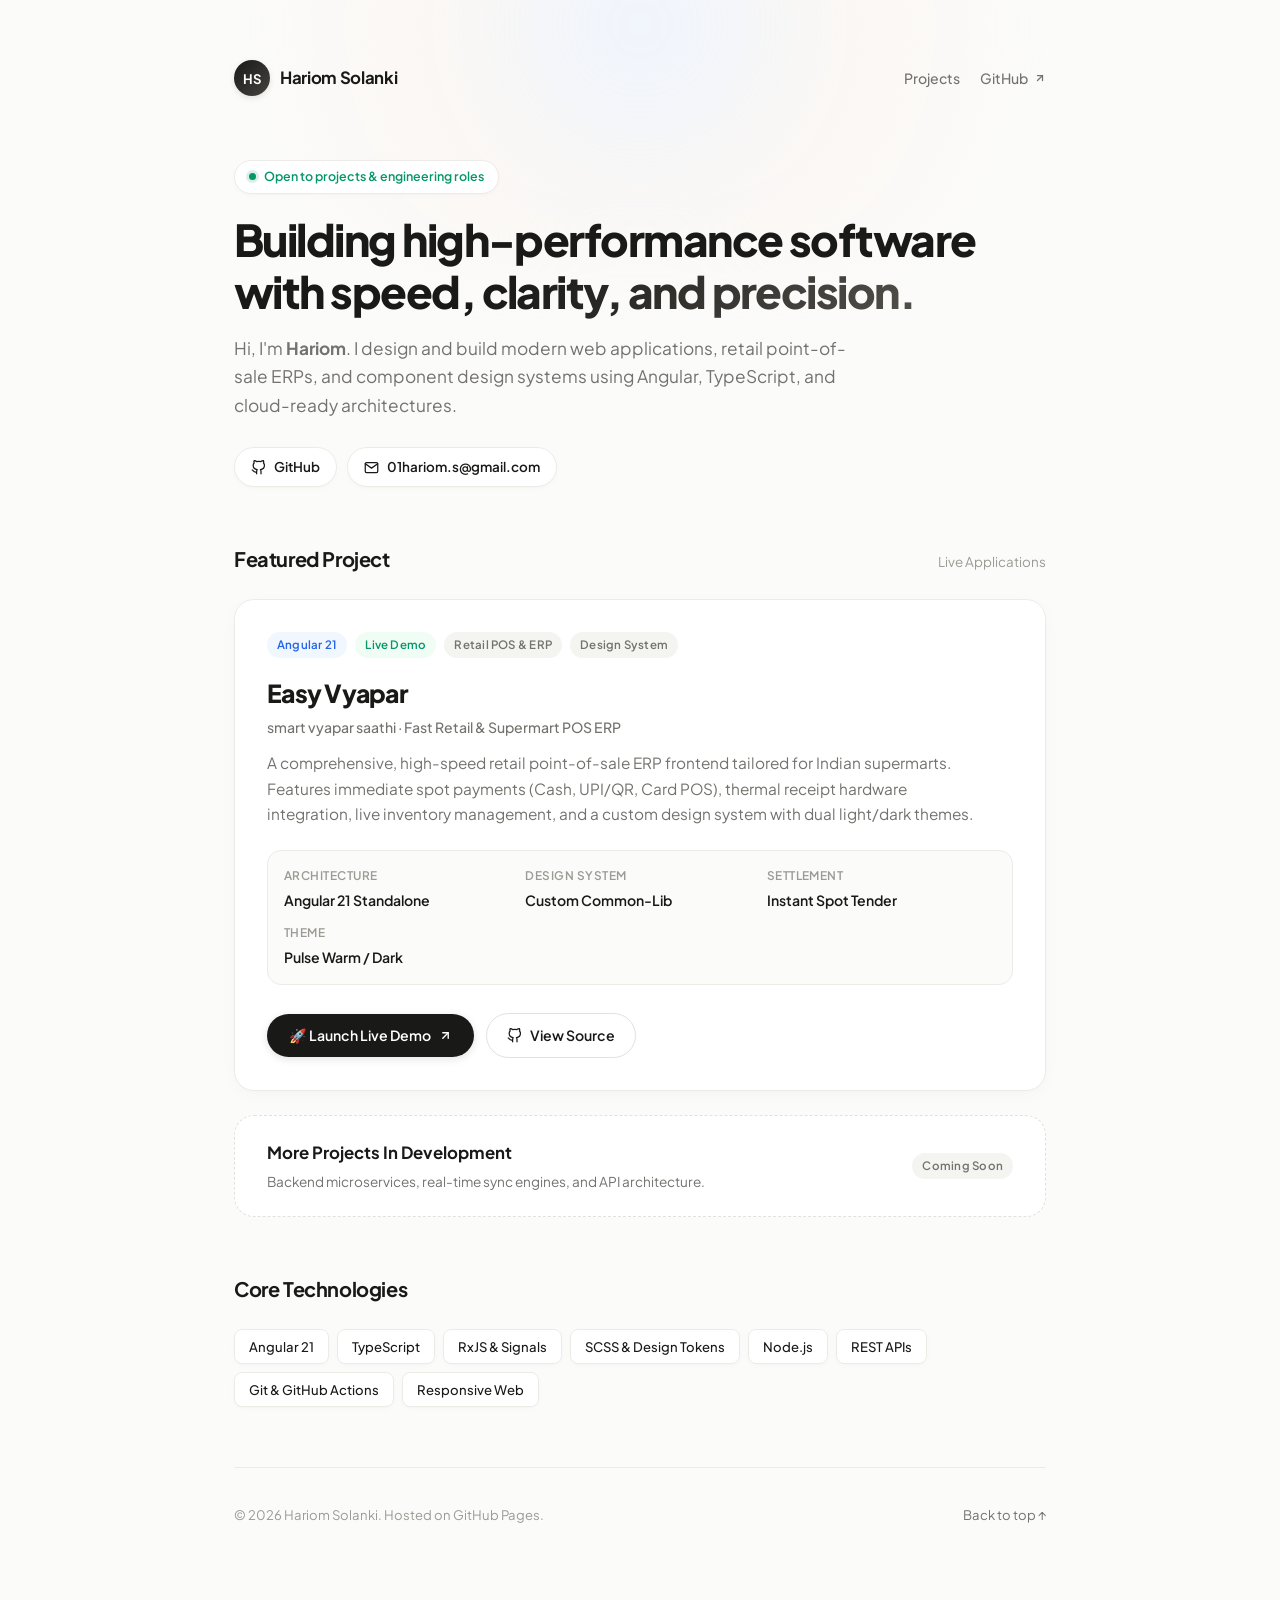
<file: index.html>
<!DOCTYPE html>
<html lang="en">
<head>
  <meta charset="UTF-8">
  <meta name="viewport" content="width=device-width, initial-scale=1.0">
  <title>Hariom Solanki — Portfolio & Work</title>
  <meta name="description" content="Portfolio of Hariom Solanki - Frontend & Full-Stack Engineer showcasing Easy Vyapar ERP and featured work.">
  <link rel="preconnect" href="https://fonts.googleapis.com">
  <link rel="preconnect" href="https://fonts.gstatic.com" crossorigin>
  <link href="https://fonts.googleapis.com/css2?family=Plus+Jakarta+Sans:wght@300;400;500;600;700;800&family=JetBrains+Mono:wght@400;500&display=swap" rel="stylesheet">
  
  <style>
    :root {
      --bg-base: #fbfbfa;
      --bg-surface: #ffffff;
      --bg-subtle: #f4f4f1;
      --bg-soft-blue: #f0f7ff;
      --bg-soft-emerald: #f0fdf4;
      --bg-soft-amber: #fffbeb;
      --bg-soft-purple: #faf5ff;

      --text-main: #191918;
      --text-muted: #73726e;
      --text-subtle: #9c9a94;

      --border-light: #ecebe6;
      --border-subtle: #e2e1db;
      --border-focus: #c8c6bc;

      --accent-primary: #191918;
      --accent-blue: #2563eb;
      --accent-emerald: #059669;

      --radius-sm: 8px;
      --radius-md: 14px;
      --radius-lg: 20px;
      --radius-full: 9999px;

      --shadow-soft: 0 2px 8px -2px rgba(0, 0, 0, 0.03), 0 1px 3px rgba(0, 0, 0, 0.02);
      --shadow-card: 0 4px 20px -4px rgba(0, 0, 0, 0.04), 0 1px 4px rgba(0, 0, 0, 0.02);
      --shadow-card-hover: 0 14px 34px -8px rgba(0, 0, 0, 0.07), 0 2px 6px rgba(0, 0, 0, 0.03);

      --transition-smooth: all 0.28s cubic-bezier(0.16, 1, 0.3, 1);
    }

    * {
      box-sizing: border-box;
      margin: 0;
      padding: 0;
    }

    body {
      font-family: 'Plus Jakarta Sans', -apple-system, BlinkMacSystemFont, sans-serif;
      background-color: var(--bg-base);
      color: var(--text-main);
      line-height: 1.6;
      -webkit-font-smoothing: antialiased;
      min-height: 100vh;
      display: flex;
      flex-direction: column;
      padding: 0;
      position: relative;
    }

    /* Soft ambient background glow */
    body::before {
      content: "";
      position: fixed;
      top: -200px;
      left: 50%;
      transform: translateX(-50%);
      width: 800px;
      height: 450px;
      background: radial-gradient(circle, rgba(230, 240, 255, 0.6) 0%, rgba(254, 243, 235, 0.4) 50%, transparent 80%);
      pointer-events: none;
      z-index: 0;
      filter: blur(40px);
    }

    .container {
      max-width: 860px;
      margin: 0 auto;
      padding: 60px 24px 80px 24px;
      position: relative;
      z-index: 1;
      width: 100%;
    }

    /* Nav / Header Bar */
    header {
      display: flex;
      align-items: center;
      justify-content: space-between;
      margin-bottom: 64px;
    }

    .brand-mark {
      display: inline-flex;
      align-items: center;
      gap: 10px;
      text-decoration: none;
      color: var(--text-main);
      font-weight: 700;
      font-size: 1.05rem;
      letter-spacing: -0.02em;
    }

    .brand-avatar {
      width: 36px;
      height: 36px;
      border-radius: var(--radius-full);
      background: linear-gradient(135deg, #191918 0%, #44433f 100%);
      color: #ffffff;
      display: flex;
      align-items: center;
      justify-content: center;
      font-size: 0.82rem;
      font-weight: 700;
      letter-spacing: 0.5px;
      box-shadow: 0 2px 6px rgba(0, 0, 0, 0.1);
    }

    .nav-links {
      display: flex;
      align-items: center;
      gap: 20px;
    }

    .nav-link {
      color: var(--text-muted);
      text-decoration: none;
      font-size: 0.88rem;
      font-weight: 500;
      transition: var(--transition-smooth);
      display: inline-flex;
      align-items: center;
      gap: 6px;
    }

    .nav-link:hover {
      color: var(--text-main);
    }

    /* Hero Section */
    .hero {
      margin-bottom: 56px;
    }

    .availability-pill {
      display: inline-flex;
      align-items: center;
      gap: 8px;
      padding: 6px 14px;
      background-color: var(--bg-surface);
      border: 1px solid var(--border-light);
      border-radius: var(--radius-full);
      font-size: 0.78rem;
      font-weight: 600;
      color: var(--accent-emerald);
      margin-bottom: 20px;
      box-shadow: var(--shadow-soft);
    }

    .status-dot {
      width: 7px;
      height: 7px;
      border-radius: 50%;
      background-color: var(--accent-emerald);
      box-shadow: 0 0 0 3px rgba(5, 150, 105, 0.15);
      animation: pulse 2.5s infinite;
    }

    @keyframes pulse {
      0%, 100% { opacity: 1; transform: scale(1); }
      50% { opacity: 0.6; transform: scale(0.9); }
    }

    .hero-title {
      font-size: 2.75rem;
      font-weight: 800;
      letter-spacing: -0.035em;
      line-height: 1.18;
      margin-bottom: 16px;
      color: var(--text-main);
    }

    .hero-title .gradient-text {
      background: linear-gradient(135deg, #191918 30%, #52504a 100%);
      -webkit-background-clip: text;
      -webkit-text-fill-color: transparent;
    }

    .hero-desc {
      font-size: 1.08rem;
      color: var(--text-muted);
      max-width: 620px;
      line-height: 1.65;
      margin-bottom: 28px;
    }

    .social-pills {
      display: flex;
      flex-wrap: wrap;
      gap: 10px;
    }

    .social-btn {
      display: inline-flex;
      align-items: center;
      gap: 8px;
      padding: 8px 16px;
      background-color: var(--bg-surface);
      border: 1px solid var(--border-light);
      border-radius: var(--radius-full);
      color: var(--text-main);
      text-decoration: none;
      font-size: 0.84rem;
      font-weight: 600;
      box-shadow: var(--shadow-soft);
      transition: var(--transition-smooth);
    }

    .social-btn:hover {
      border-color: var(--border-focus);
      background-color: #ffffff;
      transform: translateY(-1px);
      box-shadow: var(--shadow-card);
    }

    .social-btn svg {
      width: 15px;
      height: 15px;
      stroke-width: 2;
    }

    /* Section Header */
    .section-head {
      display: flex;
      align-items: baseline;
      justify-content: space-between;
      margin-bottom: 24px;
    }

    .section-title {
      font-size: 1.25rem;
      font-weight: 700;
      letter-spacing: -0.02em;
    }

    .section-subtitle {
      font-size: 0.84rem;
      color: var(--text-subtle);
    }

    /* Featured Project Card */
    .projects-grid {
      display: flex;
      flex-direction: column;
      gap: 24px;
      margin-bottom: 56px;
    }

    .project-card {
      background: var(--bg-surface);
      border: 1px solid var(--border-light);
      border-radius: var(--radius-lg);
      padding: 32px;
      box-shadow: var(--shadow-card);
      transition: var(--transition-smooth);
      position: relative;
      overflow: hidden;
    }

    .project-card:hover {
      border-color: var(--border-subtle);
      transform: translateY(-2px);
      box-shadow: var(--shadow-card-hover);
    }

    .project-badge-strip {
      display: flex;
      align-items: center;
      gap: 8px;
      margin-bottom: 16px;
      flex-wrap: wrap;
    }

    .badge {
      display: inline-flex;
      align-items: center;
      gap: 5px;
      padding: 4px 10px;
      border-radius: var(--radius-full);
      font-size: 0.72rem;
      font-weight: 600;
      letter-spacing: 0.02em;
    }

    .badge-primary {
      background-color: var(--bg-soft-blue);
      color: var(--accent-blue);
    }

    .badge-emerald {
      background-color: var(--bg-soft-emerald);
      color: var(--accent-emerald);
    }

    .badge-subtle {
      background-color: var(--bg-subtle);
      color: var(--text-muted);
    }

    .project-header-row {
      display: flex;
      align-items: flex-start;
      justify-content: space-between;
      gap: 16px;
      margin-bottom: 12px;
    }

    .project-name {
      font-size: 1.55rem;
      font-weight: 800;
      letter-spacing: -0.03em;
      color: var(--text-main);
    }

    .project-tagline {
      display: block;
      font-size: 0.88rem;
      font-weight: 500;
      color: var(--text-muted);
      margin-top: 2px;
    }

    .project-desc {
      font-size: 0.96rem;
      color: var(--text-muted);
      line-height: 1.65;
      margin-bottom: 24px;
      max-width: 720px;
    }

    /* Key Metrics Mini Grid */
    .feature-highlights {
      display: grid;
      grid-template-columns: repeat(auto-fit, minmax(200px, 1fr));
      gap: 12px;
      margin-bottom: 28px;
      padding: 16px;
      background-color: var(--bg-base);
      border-radius: var(--radius-md);
      border: 1px solid var(--border-light);
    }

    .highlight-box {
      display: flex;
      flex-direction: column;
      gap: 3px;
    }

    .hl-title {
      font-size: 0.74rem;
      font-weight: 600;
      text-transform: uppercase;
      letter-spacing: 0.04em;
      color: var(--text-subtle);
    }

    .hl-val {
      font-size: 0.88rem;
      font-weight: 600;
      color: var(--text-main);
    }

    /* Project Action Buttons */
    .project-actions {
      display: flex;
      align-items: center;
      gap: 12px;
      flex-wrap: wrap;
    }

    .btn-launch {
      display: inline-flex;
      align-items: center;
      gap: 8px;
      padding: 10px 22px;
      background-color: var(--accent-primary);
      color: #ffffff;
      border-radius: var(--radius-full);
      text-decoration: none;
      font-size: 0.88rem;
      font-weight: 600;
      transition: var(--transition-smooth);
      box-shadow: 0 2px 8px rgba(0, 0, 0, 0.12);
    }

    .btn-launch:hover {
      background-color: #33322e;
      transform: translateY(-1px);
      box-shadow: 0 6px 16px rgba(0, 0, 0, 0.16);
    }

    .btn-outline {
      display: inline-flex;
      align-items: center;
      gap: 8px;
      padding: 10px 20px;
      background-color: transparent;
      color: var(--text-main);
      border: 1px solid var(--border-subtle);
      border-radius: var(--radius-full);
      text-decoration: none;
      font-size: 0.88rem;
      font-weight: 600;
      transition: var(--transition-smooth);
    }

    .btn-outline:hover {
      background-color: var(--bg-subtle);
      border-color: var(--border-focus);
    }

    /* Secondary / Coming Soon Project Card */
    .card-secondary {
      background: var(--bg-surface);
      border: 1px dashed var(--border-subtle);
      border-radius: var(--radius-lg);
      padding: 24px 32px;
      display: flex;
      align-items: center;
      justify-content: space-between;
      gap: 20px;
    }

    .secondary-info h3 {
      font-size: 1.05rem;
      font-weight: 700;
      margin-bottom: 4px;
    }

    .secondary-info p {
      font-size: 0.85rem;
      color: var(--text-muted);
    }

    /* Tech Stack Strip */
    .tech-stack {
      margin-bottom: 60px;
    }

    .skills-grid {
      display: flex;
      flex-wrap: wrap;
      gap: 8px;
    }

    .skill-chip {
      display: inline-flex;
      align-items: center;
      gap: 6px;
      padding: 6px 14px;
      background-color: var(--bg-surface);
      border: 1px solid var(--border-light);
      border-radius: var(--radius-sm);
      font-size: 0.82rem;
      font-weight: 500;
      color: var(--text-main);
      box-shadow: var(--shadow-soft);
    }

    /* Footer */
    footer {
      margin-top: auto;
      padding-top: 36px;
      border-top: 1px solid var(--border-light);
      display: flex;
      align-items: center;
      justify-content: space-between;
      font-size: 0.82rem;
      color: var(--text-subtle);
      flex-wrap: wrap;
      gap: 12px;
    }

    footer a {
      color: var(--text-muted);
      text-decoration: none;
      transition: var(--transition-smooth);
    }

    footer a:hover {
      color: var(--text-main);
    }

    @media (max-width: 640px) {
      .hero-title {
        font-size: 2.1rem;
      }
      .project-card {
        padding: 24px;
      }
      .card-secondary {
        flex-direction: column;
        align-items: flex-start;
      }
      header {
        margin-bottom: 40px;
      }
    }
  </style>
</head>
<body>

  <div class="container">

    <!-- Top Navigation -->
    <header>
      <a href="/" class="brand-mark">
        <div class="brand-avatar">HS</div>
        <span>Hariom Solanki</span>
      </a>

      <nav class="nav-links">
        <a href="#projects" class="nav-link">Projects</a>
        <a href="https://github.com/solnkihariom" target="_blank" rel="noopener noreferrer" class="nav-link">
          GitHub
          <svg width="12" height="12" viewBox="0 0 24 24" fill="none" stroke="currentColor" stroke-width="2.5" stroke-linecap="round" stroke-linejoin="round"><path d="M7 17L17 7"/><path d="M7 7h10v10"/></svg>
        </a>
      </nav>
    </header>

    <!-- Hero Section -->
    <section class="hero">
      <div class="availability-pill">
        <span class="status-dot"></span>
        <span>Open to projects & engineering roles</span>
      </div>

      <h1 class="hero-title">
        Building high-performance software with <span class="gradient-text">speed, clarity, and precision.</span>
      </h1>

      <p class="hero-desc">
        Hi, I'm <strong>Hariom</strong>. I design and build modern web applications, retail point-of-sale ERPs, and component design systems using Angular, TypeScript, and cloud-ready architectures.
      </p>

      <div class="social-pills">
        <a href="https://github.com/solnkihariom" target="_blank" rel="noopener noreferrer" class="social-btn">
          <svg viewBox="0 0 24 24" fill="none" stroke="currentColor" stroke-linecap="round" stroke-linejoin="round"><path d="M9 19c-5 1.5-5-2.5-7-3m14 6v-3.87a3.37 3.37 0 0 0-.94-2.61c3.14-.35 6.44-1.54 6.44-7A5.44 5.44 0 0 0 20 4.77 5.07 5.07 0 0 0 19.91 1S18.73.65 16 2.48a13.38 13.38 0 0 0-7 0C6.27.65 5.09 1 5.09 1A5.07 5.07 0 0 0 5 4.77a5.44 5.44 0 0 0-1.5 3.78c0 5.42 3.3 6.61 6.44 7A3.37 3.37 0 0 0 9 18.13V22"></path></svg>
          <span>GitHub</span>
        </a>
        <a href="mailto:01hariom.s@gmail.com" class="social-btn">
          <svg viewBox="0 0 24 24" fill="none" stroke="currentColor" stroke-linecap="round" stroke-linejoin="round"><path d="M4 4h16c1.1 0 2 .9 2 2v12c0 1.1-.9 2-2 2H4c-1.1 0-2-.9-2-2V6c0-1.1.9-2 2-2z"></path><polyline points="22,6 12,13 2,6"></polyline></svg>
          <span>01hariom.s@gmail.com</span>
        </a>
      </div>
    </section>

    <!-- Projects Section -->
    <section id="projects">
      <div class="section-head">
        <h2 class="section-title">Featured Project</h2>
        <span class="section-subtitle">Live Applications</span>
      </div>

      <div class="projects-grid">
        <!-- Project Card 1: Easy Vyapar -->
        <article class="project-card">
          <div class="project-badge-strip">
            <span class="badge badge-primary">Angular 21</span>
            <span class="badge badge-emerald">Live Demo</span>
            <span class="badge badge-subtle">Retail POS & ERP</span>
            <span class="badge badge-subtle">Design System</span>
          </div>

          <div class="project-header-row">
            <div>
              <h3 class="project-name">Easy Vyapar</h3>
              <span class="project-tagline">smart vyapar saathi · Fast Retail & Supermart POS ERP</span>
            </div>
          </div>

          <p class="project-desc">
            A comprehensive, high-speed retail point-of-sale ERP frontend tailored for Indian supermarts. Features immediate spot payments (Cash, UPI/QR, Card POS), thermal receipt hardware integration, live inventory management, and a custom design system with dual light/dark themes.
          </p>

          <!-- Key Highlights -->
          <div class="feature-highlights">
            <div class="highlight-box">
              <span class="hl-title">Architecture</span>
              <span class="hl-val">Angular 21 Standalone</span>
            </div>
            <div class="highlight-box">
              <span class="hl-title">Design System</span>
              <span class="hl-val">Custom Common-Lib</span>
            </div>
            <div class="highlight-box">
              <span class="hl-title">Settlement</span>
              <span class="hl-val">Instant Spot Tender</span>
            </div>
            <div class="highlight-box">
              <span class="hl-title">Theme</span>
              <span class="hl-val">Pulse Warm / Dark</span>
            </div>
          </div>

          <!-- Actions -->
          <div class="project-actions">
            <a href="easyvyapar/" class="btn-launch">
              <span>🚀 Launch Live Demo</span>
              <svg width="13" height="13" viewBox="0 0 24 24" fill="none" stroke="currentColor" stroke-width="2.5" stroke-linecap="round" stroke-linejoin="round"><path d="M7 17L17 7"/><path d="M7 7h10v10"/></svg>
            </a>
            <a href="https://github.com/solnkihariom/EasyVyaparUI" target="_blank" rel="noopener noreferrer" class="btn-outline">
              <svg width="15" height="15" viewBox="0 0 24 24" fill="none" stroke="currentColor" stroke-width="2" stroke-linecap="round" stroke-linejoin="round"><path d="M9 19c-5 1.5-5-2.5-7-3m14 6v-3.87a3.37 3.37 0 0 0-.94-2.61c3.14-.35 6.44-1.54 6.44-7A5.44 5.44 0 0 0 20 4.77 5.07 5.07 0 0 0 19.91 1S18.73.65 16 2.48a13.38 13.38 0 0 0-7 0C6.27.65 5.09 1 5.09 1A5.07 5.07 0 0 0 5 4.77a5.44 5.44 0 0 0-1.5 3.78c0 5.42 3.3 6.61 6.44 7A3.37 3.37 0 0 0 9 18.13V22"></path></svg>
              <span>View Source</span>
            </a>
          </div>
        </article>

        <!-- Secondary Project Placeholder -->
        <div class="card-secondary">
          <div class="secondary-info">
            <h3>More Projects In Development</h3>
            <p>Backend microservices, real-time sync engines, and API architecture.</p>
          </div>
          <span class="badge badge-subtle">Coming Soon</span>
        </div>
      </div>
    </section>

    <!-- Technical Arsenal -->
    <section class="tech-stack">
      <div class="section-head">
        <h2 class="section-title">Core Technologies</h2>
      </div>

      <div class="skills-grid">
        <span class="skill-chip">Angular 21</span>
        <span class="skill-chip">TypeScript</span>
        <span class="skill-chip">RxJS & Signals</span>
        <span class="skill-chip">SCSS & Design Tokens</span>
        <span class="skill-chip">Node.js</span>
        <span class="skill-chip">REST APIs</span>
        <span class="skill-chip">Git & GitHub Actions</span>
        <span class="skill-chip">Responsive Web</span>
      </div>
    </section>

    <!-- Footer -->
    <footer>
      <span>© 2026 Hariom Solanki. Hosted on GitHub Pages.</span>
      <a href="#top">Back to top ↑</a>
    </footer>

  </div>

</body>
</html>
</file>
